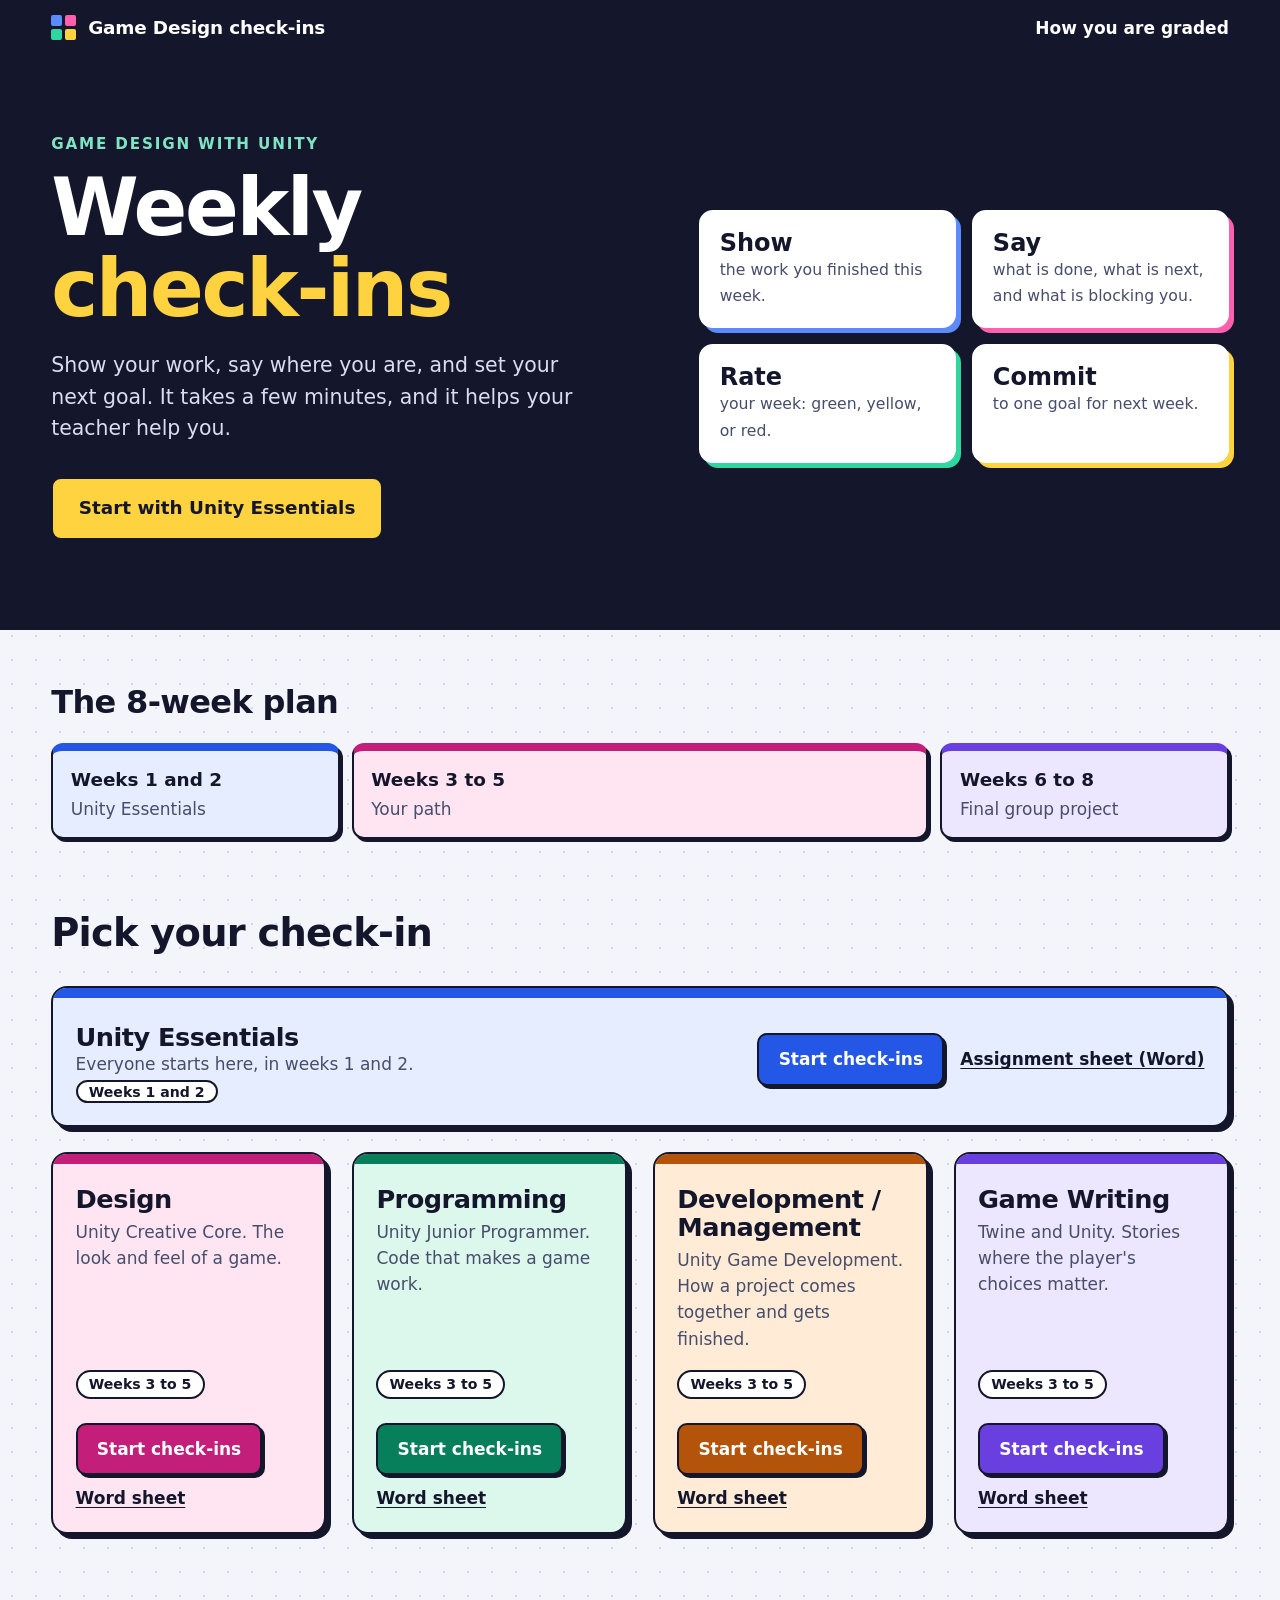
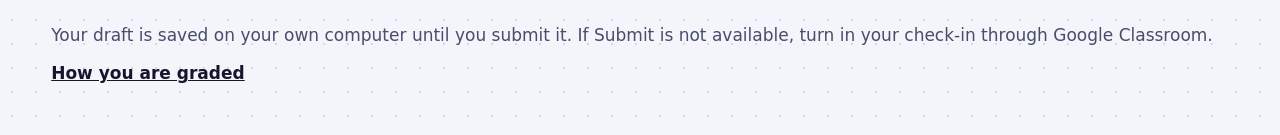
<file: index.html>
<!DOCTYPE html>
<html lang="en">
<head>
<meta charset="utf-8">
<meta name="viewport" content="width=device-width, initial-scale=1">
<title>Game Design check-ins</title>
<link rel="stylesheet" href="style.css">
</head>
<body>
<a class="skip" href="#paths">Skip to the check-ins</a>

<header class="bar">
  <a class="brand" href="index.html"><span class="logo" aria-hidden="true"><i></i><i></i><i></i><i></i></span>Game Design check-ins</a>
  <nav aria-label="Site">
    <a href="grading.html">How you are graded</a>
  </nav>
</header>

<main>
  <section class="hero" aria-labelledby="top-title">
    <div>
      <p class="eyebrow">Game Design with Unity</p>
      <h1 id="top-title">Weekly <span>check-ins</span></h1>
      <p class="lede">Show your work, say where you are, and set your next goal. It takes a few minutes, and it helps your teacher help you.</p>
      <a class="btn big yellow" href="checkin.html?path=essentials&amp;week=1">Start with Unity Essentials</a>
    </div>
    <ol class="steps" aria-label="How a check-in works">
      <li><b>Show</b><span>the work you finished this week.</span></li>
      <li><b>Say</b><span>what is done, what is next, and what is blocking you.</span></li>
      <li><b>Rate</b><span>your week: green, yellow, or red.</span></li>
      <li><b>Commit</b><span>to one goal for next week.</span></li>
    </ol>
  </section>

  <section class="calendar" aria-labelledby="cal-title">
    <h2 id="cal-title">The 8-week plan</h2>
    <ol>
      <li data-path="essentials"><b>Weeks 1 and 2</b><span>Unity Essentials</span></li>
      <li data-path="design"><b>Weeks 3 to 5</b><span>Your path</span></li>
      <li data-path="writing"><b>Weeks 6 to 8</b><span>Final group project</span></li>
    </ol>
  </section>

  <section class="picker" id="paths" aria-labelledby="pick-title">
    <h2 id="pick-title">Pick your check-in</h2>
    <ul class="paths">
      <li data-path="essentials" class="wide">
        <div class="info">
          <h3>Unity Essentials</h3>
          <p>Everyone starts here, in weeks 1 and 2.</p>
          <span class="chip">Weeks 1 and 2</span>
        </div>
        <div class="card-actions">
          <a class="btn primary" href="checkin.html?path=essentials&amp;week=1">Start check-ins</a>
          <a href="assignments/Unity-Essentials-Check-Ins.docx">Assignment sheet (Word)</a>
        </div>
      </li>
      <li data-path="design">
        <h3>Design</h3>
        <p>Unity Creative Core. The look and feel of a game.</p>
        <span class="chip">Weeks 3 to 5</span>
        <div class="card-actions">
          <a class="btn primary" href="checkin.html?path=design&amp;week=3">Start check-ins</a>
          <a href="assignments/Design-Weekly-Check-Ins.docx">Word sheet</a>
        </div>
      </li>
      <li data-path="programming">
        <h3>Programming</h3>
        <p>Unity Junior Programmer. Code that makes a game work.</p>
        <span class="chip">Weeks 3 to 5</span>
        <div class="card-actions">
          <a class="btn primary" href="checkin.html?path=programming&amp;week=3">Start check-ins</a>
          <a href="assignments/Programming-Weekly-Check-Ins.docx">Word sheet</a>
        </div>
      </li>
      <li data-path="development">
        <h3>Development / Management</h3>
        <p>Unity Game Development. How a project comes together and gets finished.</p>
        <span class="chip">Weeks 3 to 5</span>
        <div class="card-actions">
          <a class="btn primary" href="checkin.html?path=development&amp;week=3">Start check-ins</a>
          <a href="assignments/Development-Management-Weekly-Check-Ins.docx">Word sheet</a>
        </div>
      </li>
      <li data-path="writing">
        <h3>Game Writing</h3>
        <p>Twine and Unity. Stories where the player's choices matter.</p>
        <span class="chip">Weeks 3 to 5</span>
        <div class="card-actions">
          <a class="btn primary" href="checkin.html?path=writing&amp;week=3">Start check-ins</a>
          <a href="assignments/Game-Writing-Weekly-Check-Ins.docx">Word sheet</a>
        </div>
      </li>
    </ul>
  </section>
</main>

<footer class="foot">
  <span>Your draft is saved on your own computer until you submit it. If Submit is not available, turn in your check-in through Google Classroom.</span>
  <a href="grading.html">How you are graded</a>
</footer>
</body>
</html>
</file>
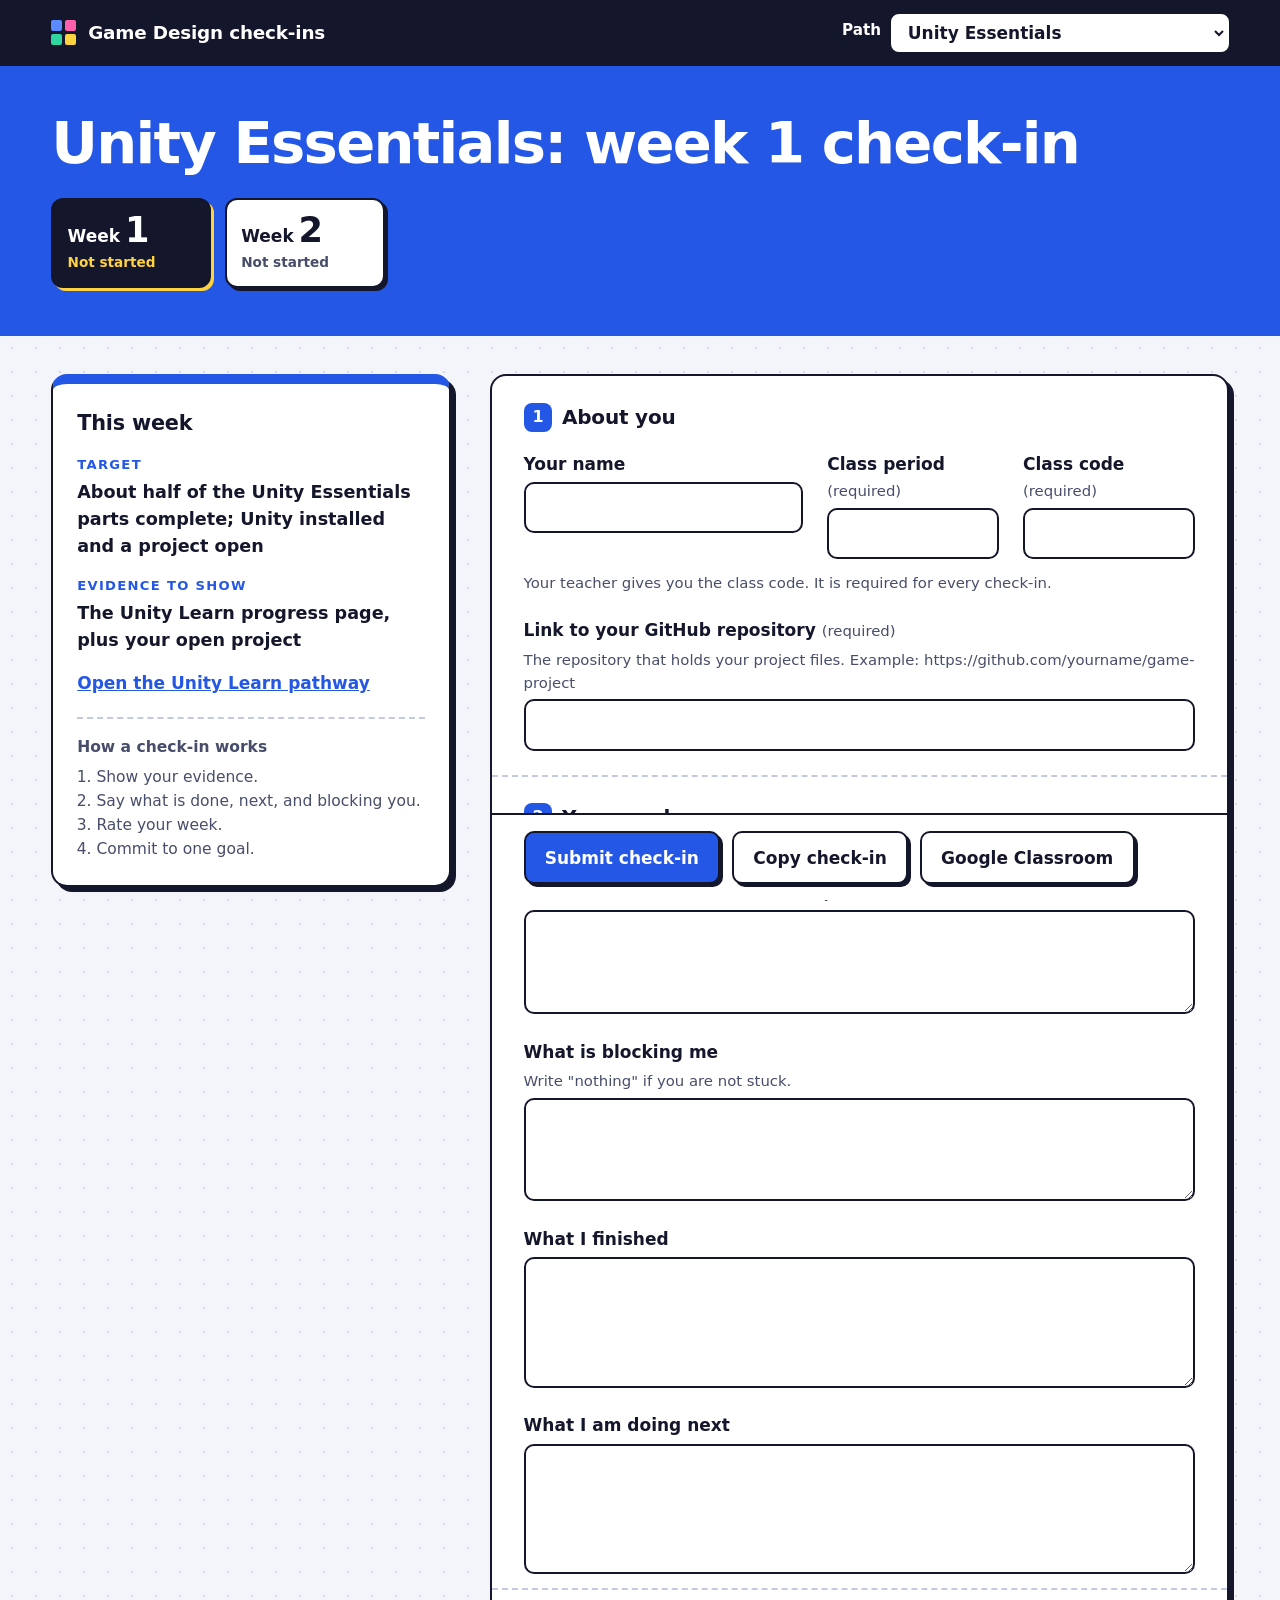
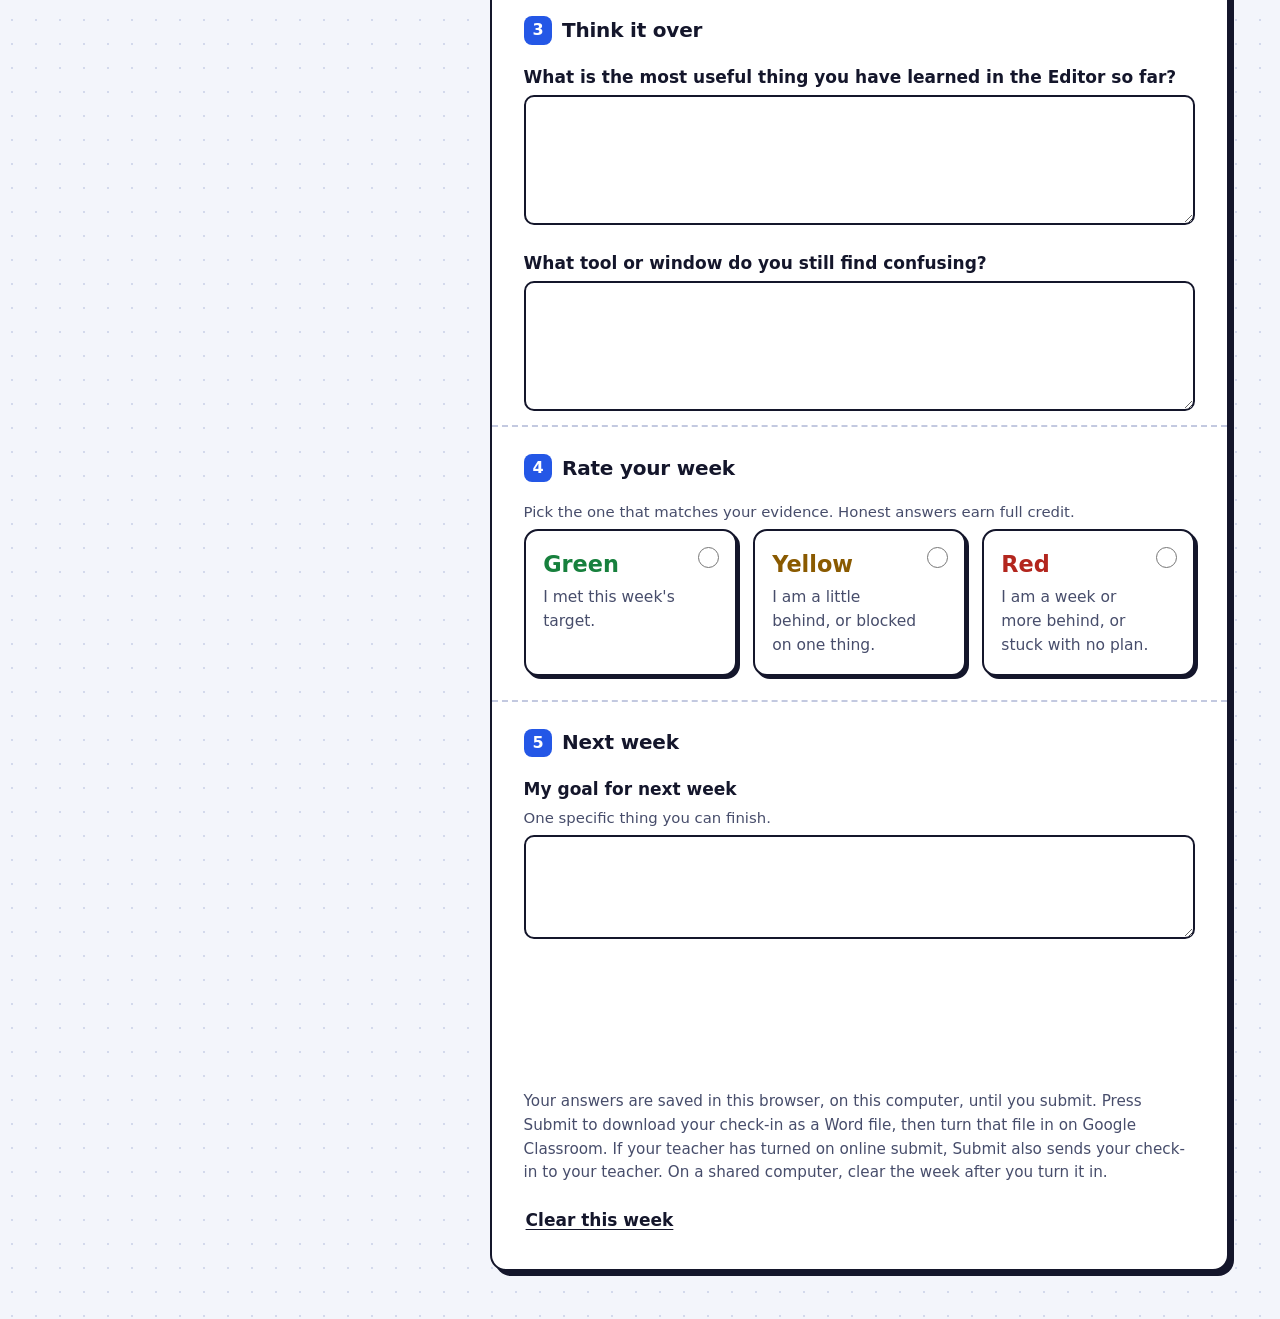
<file: checkin.html>
<!DOCTYPE html>
<html lang="en">
<head>
<meta charset="utf-8">
<meta name="viewport" content="width=device-width, initial-scale=1">
<title>Weekly check-in</title>
<link rel="stylesheet" href="style.css">
</head>
<body data-path="essentials">
<a class="skip" href="#form">Skip to the check-in form</a>

<header class="bar">
  <a class="brand" href="index.html"><span class="logo" aria-hidden="true"><i></i><i></i><i></i><i></i></span>Game Design check-ins</a>
  <div class="path-pick">
    <label for="path-select">Path</label>
    <select id="path-select"></select>
  </div>
</header>

<div class="stage">
  <h1 id="heading">Weekly check-in</h1>
  <nav aria-label="Weeks">
    <ol id="track" class="track"></ol>
  </nav>
</div>

<main class="layout">
  <aside class="brief" aria-label="This week">
    <h2>This week</h2>
    <dl>
      <dt>Target</dt>
      <dd id="target"></dd>
      <dt>Evidence to show</dt>
      <dd id="evidence-ask"></dd>
    </dl>
    <p><a id="unity-link" class="unity" href="#" target="_blank" rel="noopener" hidden></a></p>
    <div class="how">
      <strong>How a check-in works</strong>
      <ol>
        <li>Show your evidence.</li>
        <li>Say what is done, next, and blocking you.</li>
        <li>Rate your week.</li>
        <li>Commit to one goal.</li>
      </ol>
    </div>
  </aside>

  <form id="form" autocomplete="off">
    <section class="section" aria-labelledby="s1">
      <h2 id="s1"><span class="n" aria-hidden="true">1</span>About you</h2>
      <div class="fields three">
        <div class="field">
          <label for="name">Your name</label>
          <input id="name" type="text">
        </div>
        <div class="field">
          <label for="period">Class period <span class="hint">(required)</span></label>
          <input id="period" type="text">
        </div>
        <div class="field" id="code-field">
          <label for="code">Class code <span class="hint">(required)</span></label>
          <input id="code" type="text">
        </div>
      </div>
      <p class="hint" id="code-hint">Your teacher gives you the class code. It is required for every check-in.</p>
      <div class="field">
        <label for="repo">Link to your GitHub repository <span class="hint">(required)</span></label>
        <span class="hint">The repository that holds your project files. Example: https://github.com/yourname/game-project</span>
        <input id="repo" type="text" inputmode="url" spellcheck="false">
      </div>
    </section>

    <section class="section" aria-labelledby="s2">
      <h2 id="s2"><span class="n" aria-hidden="true">2</span>Your week</h2>
      <div class="fields">
        <div class="field">
          <label for="evidence">Evidence you can show</label>
          <span class="hint">Paste a link, or describe the file or build you will show.</span>
          <textarea id="evidence" rows="3"></textarea>
        </div>
        <div class="field">
          <label for="blocked">What is blocking me</label>
          <span class="hint">Write "nothing" if you are not stuck.</span>
          <textarea id="blocked" rows="3"></textarea>
        </div>
        <div class="field">
          <label for="finished">What I finished</label>
          <textarea id="finished" rows="4"></textarea>
        </div>
        <div class="field">
          <label for="next">What I am doing next</label>
          <textarea id="next" rows="4"></textarea>
        </div>
      </div>
    </section>

    <section class="section" aria-labelledby="s3">
      <h2 id="s3"><span class="n" aria-hidden="true">3</span>Think it over</h2>
      <div class="fields">
        <div class="field">
          <label for="q0" id="q0-label"></label>
          <textarea id="q0" rows="4"></textarea>
        </div>
        <div class="field">
          <label for="q1" id="q1-label"></label>
          <textarea id="q1" rows="4"></textarea>
        </div>
      </div>
    </section>

    <section class="section" aria-labelledby="s4">
      <h2 id="s4"><span class="n" aria-hidden="true">4</span>Rate your week</h2>
      <fieldset class="field">
        <legend class="hint">Pick the one that matches your evidence. Honest answers earn full credit.</legend>
        <div id="status-options" class="status-options"></div>
      </fieldset>
    </section>

    <section class="section" aria-labelledby="s5">
      <h2 id="s5"><span class="n" aria-hidden="true">5</span>Next week</h2>
      <div class="field">
        <label for="goal">My goal for next week</label>
        <span class="hint">One specific thing you can finish.</span>
        <textarea id="goal" rows="3"></textarea>
      </div>
    </section>

    <p id="message" class="message" role="status" aria-live="polite"></p>

    <div class="actions">
      <button type="button" id="submit" class="primary">Submit check-in</button>
      <button type="button" id="copy">Copy check-in</button>
      <a class="button" href="https://classroom.google.com" target="_blank" rel="noopener">Google Classroom</a>
    </div>
    <p class="note">Your answers are saved in this browser, on this computer, until you submit. Press Submit to download your check-in as a Word file, then turn that file in on Google Classroom. If your teacher has turned on online submit, Submit also sends your check-in to your teacher. On a shared computer, clear the week after you turn it in.</p>
    <p class="clear-row"><button type="button" id="clear" class="quiet">Clear this week</button></p>
  </form>
</main>
<div class="page-end"></div>

<script src="config.js"></script>
<script src="data.js"></script>
<script src="app.js"></script>
</body>
</html>
</file>
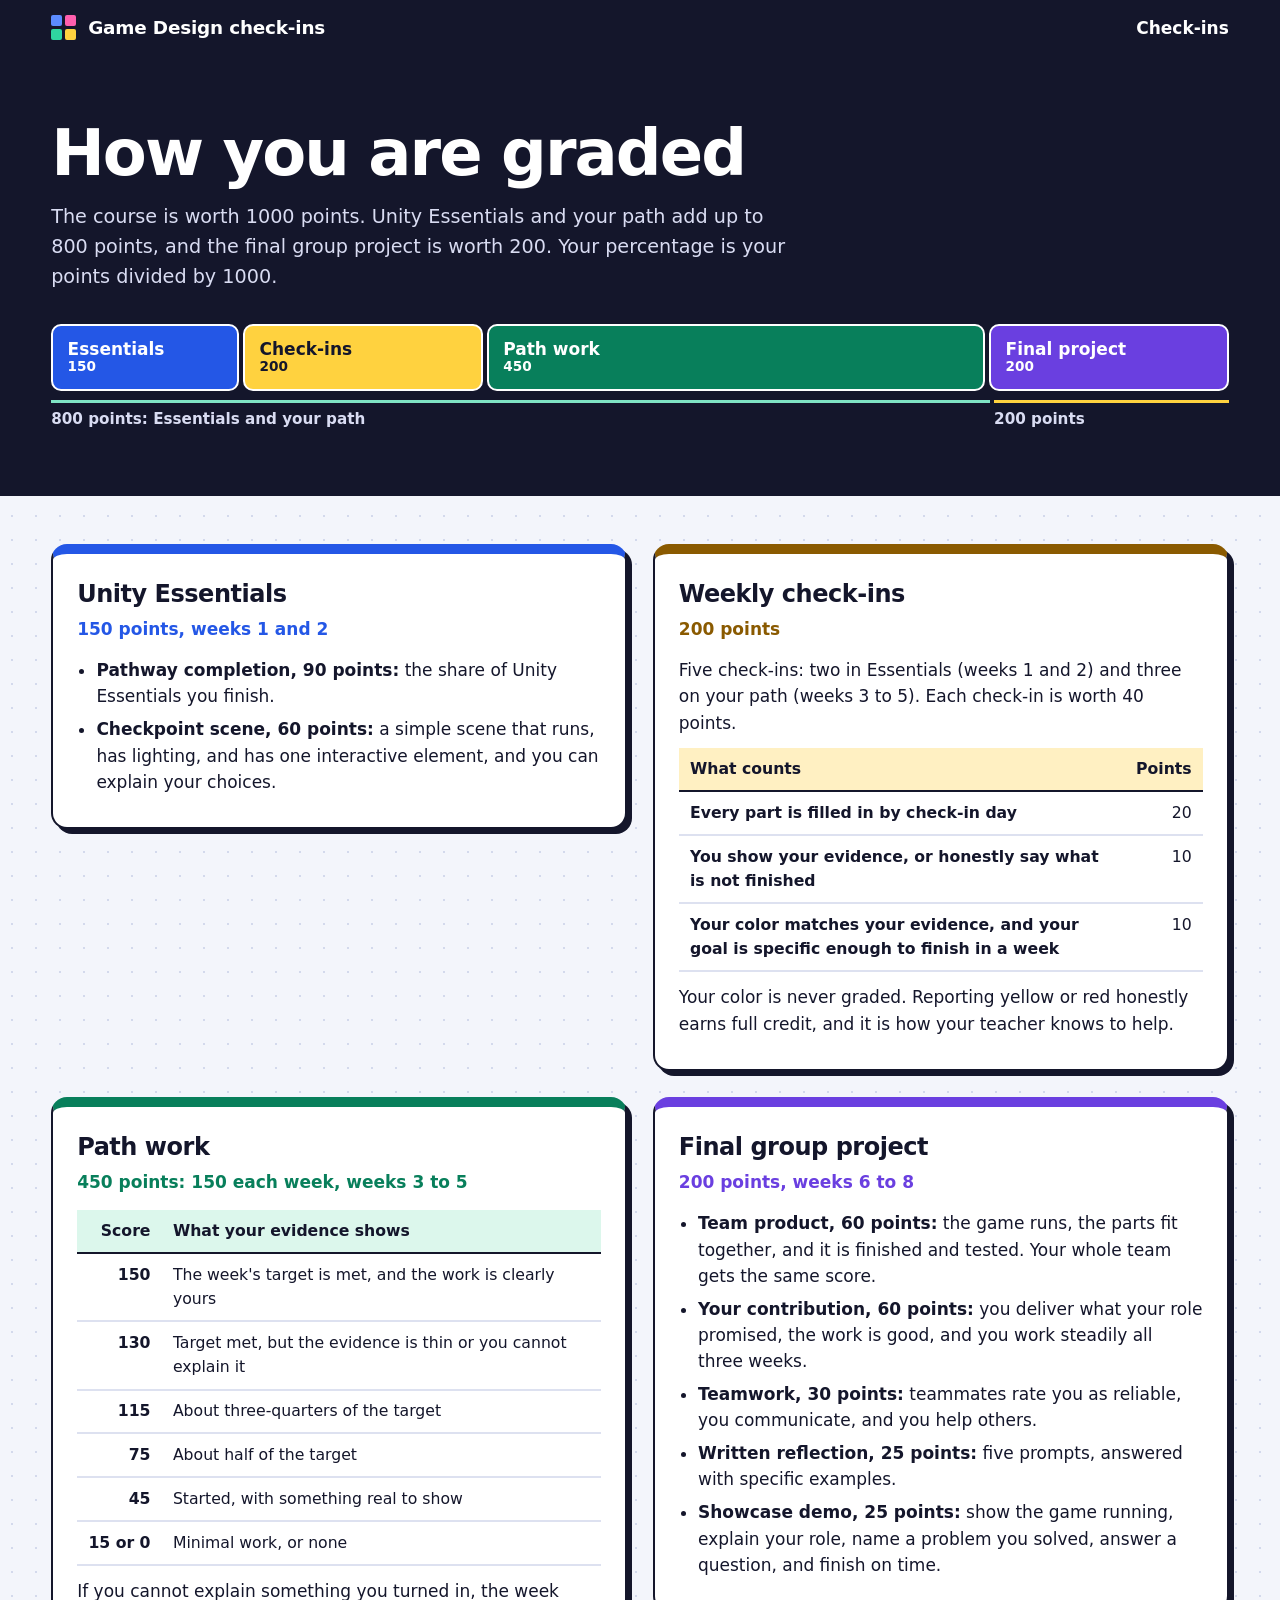
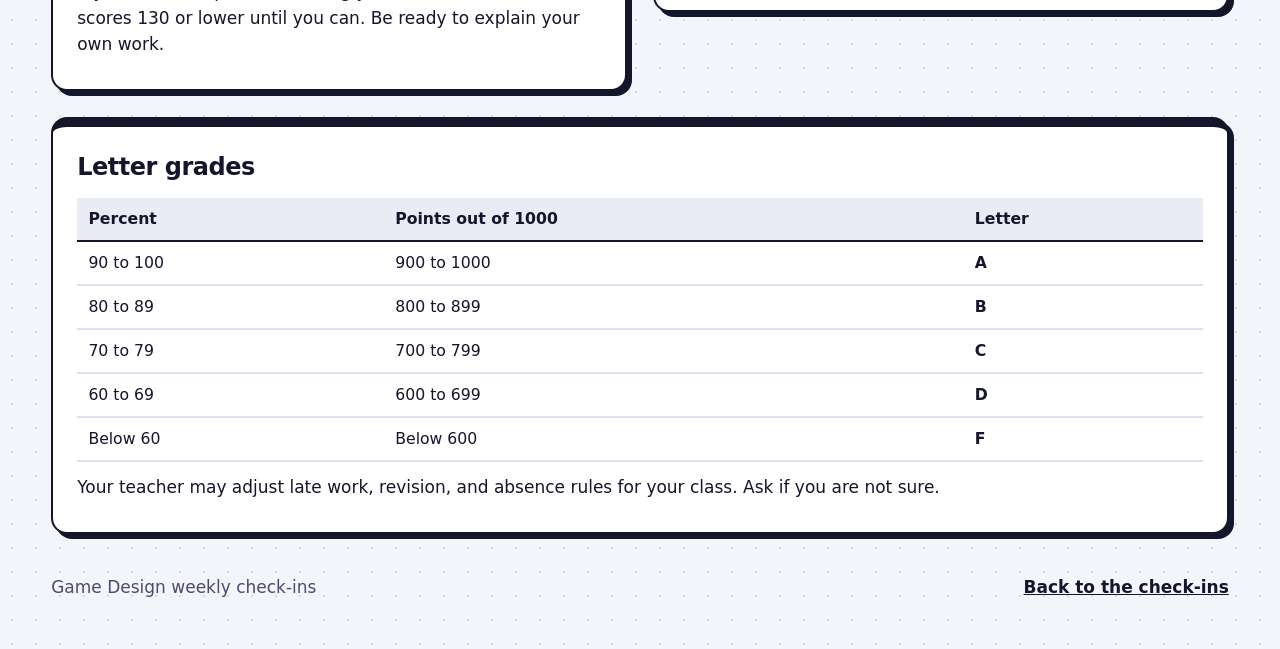
<file: grading.html>
<!DOCTYPE html>
<html lang="en">
<head>
<meta charset="utf-8">
<meta name="viewport" content="width=device-width, initial-scale=1">
<title>How you are graded</title>
<link rel="stylesheet" href="style.css">
</head>
<body>
<a class="skip" href="#content">Skip to the grading guide</a>

<header class="bar">
  <a class="brand" href="index.html"><span class="logo" aria-hidden="true"><i></i><i></i><i></i><i></i></span>Game Design check-ins</a>
  <nav aria-label="Site">
    <a href="index.html">Check-ins</a>
  </nav>
</header>

<section class="doc-hero">
  <h1>How you are graded</h1>
  <p class="lede">The course is worth 1000 points. Unity Essentials and your path add up to 800 points, and the final group project is worth 200. Your percentage is your points divided by 1000.</p>
  <div class="pointsbar" role="img" aria-label="1000 points: Unity Essentials 150, weekly check-ins 200, path work 450, final group project 200">
    <div class="row">
      <div class="seg e">Essentials<small>150</small></div>
      <div class="seg c">Check-ins<small>200</small></div>
      <div class="seg p">Path work<small>450</small></div>
      <div class="seg f">Final project<small>200</small></div>
    </div>
    <div class="brace" aria-hidden="true">
      <span class="b800">800 points: Essentials and your path</span>
      <span class="b200">200 points</span>
    </div>
  </div>
</section>

<main id="content" class="cards">
  <section class="card c-essentials">
    <h2>Unity Essentials</h2>
    <p class="pts">150 points, weeks 1 and 2</p>
    <ul>
      <li><strong>Pathway completion, 90 points:</strong> the share of Unity Essentials you finish.</li>
      <li><strong>Checkpoint scene, 60 points:</strong> a simple scene that runs, has lighting, and has one interactive element, and you can explain your choices.</li>
    </ul>
  </section>

  <section class="card c-checkins">
    <h2>Weekly check-ins</h2>
    <p class="pts">200 points</p>
    <p>Five check-ins: two in Essentials (weeks 1 and 2) and three on your path (weeks 3 to 5). Each check-in is worth 40 points.</p>
    <table>
      <thead><tr><th scope="col">What counts</th><th scope="col" class="num">Points</th></tr></thead>
      <tbody>
        <tr><th scope="row">Every part is filled in by check-in day</th><td class="num">20</td></tr>
        <tr><th scope="row">You show your evidence, or honestly say what is not finished</th><td class="num">10</td></tr>
        <tr><th scope="row">Your color matches your evidence, and your goal is specific enough to finish in a week</th><td class="num">10</td></tr>
      </tbody>
    </table>
    <p>Your color is never graded. Reporting yellow or red honestly earns full credit, and it is how your teacher knows to help.</p>
  </section>

  <section class="card c-path">
    <h2>Path work</h2>
    <p class="pts">450 points: 150 each week, weeks 3 to 5</p>
    <table>
      <thead><tr><th scope="col" class="num">Score</th><th scope="col">What your evidence shows</th></tr></thead>
      <tbody>
        <tr><th scope="row" class="num">150</th><td>The week's target is met, and the work is clearly yours</td></tr>
        <tr><th scope="row" class="num">130</th><td>Target met, but the evidence is thin or you cannot explain it</td></tr>
        <tr><th scope="row" class="num">115</th><td>About three-quarters of the target</td></tr>
        <tr><th scope="row" class="num">75</th><td>About half of the target</td></tr>
        <tr><th scope="row" class="num">45</th><td>Started, with something real to show</td></tr>
        <tr><th scope="row" class="num">15 or 0</th><td>Minimal work, or none</td></tr>
      </tbody>
    </table>
    <p>If you cannot explain something you turned in, the week scores 130 or lower until you can. Be ready to explain your own work.</p>
  </section>

  <section class="card c-final">
    <h2>Final group project</h2>
    <p class="pts">200 points, weeks 6 to 8</p>
    <ul>
      <li><strong>Team product, 60 points:</strong> the game runs, the parts fit together, and it is finished and tested. Your whole team gets the same score.</li>
      <li><strong>Your contribution, 60 points:</strong> you deliver what your role promised, the work is good, and you work steadily all three weeks.</li>
      <li><strong>Teamwork, 30 points:</strong> teammates rate you as reliable, you communicate, and you help others.</li>
      <li><strong>Written reflection, 25 points:</strong> five prompts, answered with specific examples.</li>
      <li><strong>Showcase demo, 25 points:</strong> show the game running, explain your role, name a problem you solved, answer a question, and finish on time.</li>
    </ul>
  </section>

  <section class="card c-letters span-2">
    <h2>Letter grades</h2>
    <table>
      <thead><tr><th scope="col">Percent</th><th scope="col">Points out of 1000</th><th scope="col">Letter</th></tr></thead>
      <tbody>
        <tr><td>90 to 100</td><td>900 to 1000</td><th scope="row">A</th></tr>
        <tr><td>80 to 89</td><td>800 to 899</td><th scope="row">B</th></tr>
        <tr><td>70 to 79</td><td>700 to 799</td><th scope="row">C</th></tr>
        <tr><td>60 to 69</td><td>600 to 699</td><th scope="row">D</th></tr>
        <tr><td>Below 60</td><td>Below 600</td><th scope="row">F</th></tr>
      </tbody>
    </table>
    <p>Your teacher may adjust late work, revision, and absence rules for your class. Ask if you are not sure.</p>
  </section>
</main>

<footer class="foot">
  <span>Game Design weekly check-ins</span>
  <a href="index.html">Back to the check-ins</a>
</footer>
</body>
</html>
</file>
<file: style.css>
/* Game Design check-ins: full-width, high-contrast, system fonts only (no outside requests). */
:root {
  --ink: #14162b;
  --paper: #f3f5fb;
  --white: #ffffff;
  --muted: #474d6b;
  --yellow: #ffd23f;
  --mint: #7fe3c4;
  --green: #17803d;
  --green-tint: #dcf5e4;
  --amber: #8a5a00;
  --amber-tint: #fff0c2;
  --red: #b3261e;
  --red-tint: #fde4e1;
  --accent: #2457e6;
  --tint: #e6edff;
  --display: "Avenir Next", "Segoe UI", "Helvetica Neue", system-ui, -apple-system, Arial, sans-serif;
  --body: system-ui, -apple-system, "Segoe UI", Roboto, "Helvetica Neue", Arial, sans-serif;
  --pad: clamp(1rem, 4vw, 3.5rem);
  --shadow: 5px 5px 0 var(--ink);
}

[data-path="essentials"] { --accent: #2457e6; --tint: #e6edff; }
[data-path="design"] { --accent: #c21e7a; --tint: #ffe5f2; }
[data-path="programming"] { --accent: #087f5b; --tint: #dcf7ec; }
[data-path="development"] { --accent: #b4530a; --tint: #ffebd6; }
[data-path="writing"] { --accent: #6a3fe0; --tint: #ede6ff; }

[hidden] { display: none !important; }
* { box-sizing: border-box; }

body {
  margin: 0;
  color: var(--ink);
  font-family: var(--body);
  font-size: 1.0625rem;
  line-height: 1.55;
  background-color: var(--paper);
  background-image: radial-gradient(#d3d9ec 1.2px, transparent 1.2px);
  background-size: 24px 24px;
}

a { color: var(--accent); }
:focus-visible { outline: 3px solid var(--accent); outline-offset: 3px; }
.bar :focus-visible, .stage :focus-visible, .hero :focus-visible { outline-color: var(--yellow); }

.skip { position: absolute; left: -999px; top: 0; background: var(--yellow); color: var(--ink); padding: 0.6rem 1rem; z-index: 20; font-weight: 700; }
.skip:focus { left: 0; }

/* ---------- top bar ---------- */
.bar {
  display: flex; align-items: center; justify-content: space-between; gap: 1rem;
  padding: 0.85rem var(--pad);
  background: var(--ink); color: var(--white);
}
.brand { display: inline-flex; align-items: center; gap: 0.75rem; color: var(--white); text-decoration: none; font-family: var(--display); font-weight: 800; font-size: 1.15rem; letter-spacing: -0.01em; }
.logo { display: inline-grid; grid-template-columns: repeat(2, 11px); grid-template-rows: repeat(2, 11px); gap: 3px; }
.logo i { display: block; border-radius: 2px; }
.logo i:nth-child(1) { background: #5b8bff; }
.logo i:nth-child(2) { background: #ff5fae; }
.logo i:nth-child(3) { background: #2fd6a0; }
.logo i:nth-child(4) { background: var(--yellow); }
.bar nav { display: flex; align-items: center; gap: 1.25rem; }
.bar nav a { color: var(--white); font-weight: 600; text-decoration: none; }
.bar nav a:hover { text-decoration: underline; text-underline-offset: 4px; }
.path-pick { display: flex; align-items: center; gap: 0.6rem; }
.path-pick label { font-weight: 600; font-size: 0.95rem; }
select {
  font: inherit; font-weight: 600; color: var(--ink); background: var(--white);
  border: 2px solid var(--white); border-radius: 8px; padding: 0.4rem 2rem 0.4rem 0.7rem;
}

/* ---------- buttons ---------- */
button, .btn, .button {
  font: inherit; font-weight: 700; display: inline-flex; align-items: center; justify-content: center; gap: 0.5rem;
  padding: 0.7rem 1.2rem; border: 2px solid var(--ink); border-radius: 10px;
  background: var(--white); color: var(--ink); text-decoration: none; cursor: pointer;
  box-shadow: 3px 3px 0 var(--ink); transition: transform 0.08s ease, box-shadow 0.08s ease;
}
button:hover, .btn:hover, .button:hover { transform: translate(-1px, -1px); box-shadow: 4px 4px 0 var(--ink); }
button:active, .btn:active, .button:active { transform: translate(2px, 2px); box-shadow: 1px 1px 0 var(--ink); }
button:disabled { opacity: 0.6; cursor: progress; }
button.primary, .btn.primary { background: var(--accent); border-color: var(--ink); color: var(--white); }
.btn.big { padding: 0.95rem 1.6rem; font-size: 1.15rem; }
.btn.yellow { background: var(--yellow); color: var(--ink); }
button.quiet { background: transparent; border-color: transparent; box-shadow: none; text-decoration: underline; text-underline-offset: 3px; }
button.quiet:hover { transform: none; box-shadow: none; }

/* ---------- start page ---------- */
.hero {
  background: var(--ink); color: var(--white);
  padding: clamp(2rem, 6vw, 5rem) var(--pad) clamp(3rem, 7vw, 6rem);
  display: grid; grid-template-columns: 1.1fr 1fr; gap: clamp(2rem, 5vw, 5rem); align-items: center;
}
.eyebrow { margin: 0 0 0.75rem; color: var(--mint); font-weight: 700; font-size: 0.95rem; text-transform: uppercase; letter-spacing: 0.12em; }
.hero h1 { margin: 0; font-family: var(--display); font-weight: 800; font-size: clamp(2.6rem, 6.2vw, 5.4rem); line-height: 1.02; letter-spacing: -0.03em; }
.hero h1 span { color: var(--yellow); }
.hero .lede { margin: 1.25rem 0 2rem; font-size: clamp(1.1rem, 1.6vw, 1.35rem); max-width: 34rem; color: #d9dcf2; }
.steps { list-style: none; margin: 0; padding: 0; display: grid; grid-template-columns: repeat(2, 1fr); gap: 1rem; }
.steps li { background: var(--white); color: var(--ink); border: 2px solid var(--white); border-radius: 14px; padding: 1.1rem 1.2rem; box-shadow: 5px 5px 0 var(--accent); }
.steps li:nth-child(1) { --accent: #5b8bff; }
.steps li:nth-child(2) { --accent: #ff5fae; }
.steps li:nth-child(3) { --accent: #2fd6a0; }
.steps li:nth-child(4) { --accent: var(--yellow); }
.steps b { display: block; font-family: var(--display); font-size: 1.5rem; line-height: 1.1; }
.steps span { color: var(--muted); font-size: 0.98rem; }

.picker { padding: clamp(2rem, 5vw, 4rem) var(--pad) clamp(2rem, 5vw, 4rem); }
.picker h2 { margin: 0 0 1.5rem; font-family: var(--display); font-weight: 800; font-size: clamp(1.7rem, 3vw, 2.4rem); letter-spacing: -0.02em; }
.paths { list-style: none; margin: 0; padding: 0; display: grid; grid-template-columns: repeat(12, 1fr); gap: clamp(1rem, 2vw, 1.75rem); }
.paths li {
  grid-column: span 3; display: flex; flex-direction: column; gap: 0.35rem;
  background: var(--tint); border: 2px solid var(--ink); border-radius: 16px; padding: 1.4rem 1.4rem 1.3rem;
  box-shadow: var(--shadow); position: relative; overflow: hidden;
  transition: transform 0.1s ease, box-shadow 0.1s ease;
}
.paths li::before { content: ""; position: absolute; inset: 0 0 auto 0; height: 10px; background: var(--accent); }
.paths li:hover { transform: translate(-2px, -2px); box-shadow: 8px 8px 0 var(--ink); }
.paths li.wide { grid-column: span 12; flex-direction: row; align-items: center; justify-content: space-between; flex-wrap: wrap; gap: 1.25rem 2rem; padding-top: 1.7rem; }
.paths li.wide .info { flex: 1 1 24rem; }
.paths h3 { margin: 0.5rem 0 0; font-family: var(--display); font-weight: 800; font-size: 1.6rem; line-height: 1.1; letter-spacing: -0.02em; }
.paths p { margin: 0; color: var(--muted); }
.paths li:not(.wide) > p { flex: 1 0 auto; }
.chip { align-self: flex-start; margin-top: 0.8rem; background: var(--white); border: 2px solid var(--ink); border-radius: 999px; padding: 0.1rem 0.7rem; font-size: 0.88rem; font-weight: 700; }
.wide .chip { margin-top: 0.6rem; }
.card-actions { margin-top: auto; padding-top: 1.1rem; display: flex; flex-wrap: wrap; align-items: center; gap: 0.6rem 1rem; }
.card-actions a:not(.btn) { color: var(--ink); font-weight: 600; text-underline-offset: 3px; }
.wide .card-actions { margin-top: 0; padding-top: 0; }

.foot { padding: 1.5rem var(--pad) 3rem; display: flex; flex-wrap: wrap; gap: 0.75rem 2rem; justify-content: space-between; color: var(--muted); }
.foot a { color: var(--ink); font-weight: 700; }

/* ---------- check-in page ---------- */
.stage { background: var(--accent); color: var(--white); padding: clamp(1.5rem, 4vw, 3rem) var(--pad) clamp(1.75rem, 4vw, 3rem); }
.stage h1 { margin: 0 0 1.5rem; font-family: var(--display); font-weight: 800; font-size: clamp(2rem, 4.6vw, 3.6rem); line-height: 1.05; letter-spacing: -0.03em; }
.track { list-style: none; margin: 0; padding: 0; display: grid; grid-template-columns: repeat(auto-fit, minmax(110px, 160px)); gap: 0.85rem; }
.track li { min-width: 0; }
.track a {
  display: flex; flex-wrap: wrap; align-items: baseline; height: 100%;
  padding: 0.75rem 0.9rem 0.8rem; border: 2px solid var(--ink); border-radius: 12px;
  background: var(--white); color: var(--ink); text-decoration: none; font-weight: 700;
  box-shadow: 3px 3px 0 var(--ink); transition: transform 0.08s ease;
}
.track a:hover { transform: translate(-1px, -1px); }
.tile-num { font-family: var(--display); font-size: 2.2rem; font-weight: 800; line-height: 1; margin-left: 0.3rem; }
.tile-note { flex-basis: 100%; margin-top: 0.15rem; font-size: 0.85rem; font-weight: 600; color: var(--muted); }
.track a[aria-current="step"] { background: var(--ink); color: var(--white); box-shadow: 3px 3px 0 var(--yellow); }
.track a[aria-current="step"] .tile-note { color: var(--yellow); }
.track li[data-status="green"] a { border-bottom: 8px solid #2fbf62; }
.track li[data-status="yellow"] a { border-bottom: 8px solid #f2b800; }
.track li[data-status="red"] a { border-bottom: 8px solid #e5483d; }

.layout {
  display: grid; grid-template-columns: minmax(280px, 400px) minmax(0, 1fr);
  gap: clamp(1.25rem, 3vw, 2.5rem); align-items: start;
  padding: clamp(1.25rem, 3vw, 2.5rem) var(--pad) 0;
}
.brief {
  position: sticky; top: 1rem; background: var(--white); border: 2px solid var(--ink); border-radius: 16px;
  box-shadow: var(--shadow); padding: 1.4rem 1.5rem 1.5rem; border-top: 10px solid var(--accent);
}
.brief h2 { margin: 0 0 0.75rem; font-family: var(--display); font-size: 1.3rem; letter-spacing: -0.01em; }
.brief dl { margin: 0; }
.brief dt { margin-top: 1rem; font-size: 0.82rem; font-weight: 800; text-transform: uppercase; letter-spacing: 0.1em; color: var(--accent); }
.brief dd { margin: 0.2rem 0 0; font-size: 1.1rem; font-weight: 600; }
.brief .how { margin: 1.25rem 0 0; padding: 1rem 0 0; border-top: 2px dashed #c3c9e0; font-size: 0.97rem; color: var(--muted); }
.brief .how ol { margin: 0.4rem 0 0; padding-left: 1.2rem; }
.brief p { margin: 1rem 0 0; }
.brief .unity { display: inline-block; font-weight: 700; }

form {
  background: var(--white); border: 2px solid var(--ink); border-radius: 16px; box-shadow: var(--shadow);
  overflow: clip;
}
.section { padding: 1.6rem clamp(1.1rem, 2.5vw, 2rem) 0.4rem; }
.section + .section { border-top: 2px dashed #c3c9e0; }
.section > h2 { margin: 0 0 1.1rem; font-family: var(--display); font-size: 1.25rem; letter-spacing: -0.01em; display: flex; align-items: center; gap: 0.6rem; }
.section > h2 .n { display: inline-grid; place-items: center; width: 1.8rem; height: 1.8rem; border-radius: 8px; background: var(--accent); color: var(--white); font-size: 1rem; }
.fields { display: grid; grid-template-columns: repeat(auto-fit, minmax(min(100%, 22rem), 1fr)); gap: 1.1rem 1.5rem; }
.fields.three { display: flex; flex-wrap: wrap; }
.fields.three .field { flex: 1 1 10rem; }
.fields.three .field:first-child { flex: 2 1 16rem; }
.field { margin: 0 0 1.1rem; border: 0; padding: 0; min-width: 0; }
.fields .field { margin: 0; }
label, legend { display: block; font-weight: 700; margin-bottom: 0.3rem; padding: 0; }
.hint { display: block; font-weight: 400; font-size: 0.93rem; color: var(--muted); margin-bottom: 0.3rem; }
label .hint { display: inline; }
input[type="text"], textarea {
  width: 100%; font: inherit; color: var(--ink); background: var(--white);
  border: 2px solid var(--ink); border-radius: 10px; padding: 0.65rem 0.8rem;
}
input[type="text"]:focus, textarea:focus { outline: 3px solid var(--accent); outline-offset: 1px; border-color: var(--accent); }
textarea { resize: vertical; min-height: 5.5rem; }

.status-options { display: grid; grid-template-columns: repeat(3, minmax(0, 1fr)); gap: 1rem; }
.status-option {
  position: relative; display: flex; flex-direction: column; gap: 0.2rem; margin: 0; cursor: pointer;
  padding: 1rem 1.1rem 1.05rem; border: 2px solid var(--ink); border-radius: 14px; background: var(--white);
  font-weight: 400; box-shadow: 3px 3px 0 var(--ink); transition: transform 0.08s ease;
}
.status-option:hover { transform: translate(-1px, -1px); }
.status-option input { position: absolute; top: 1rem; right: 1rem; width: 1.3rem; height: 1.3rem; margin: 0; accent-color: var(--ink); }
.status-option strong { font-family: var(--display); font-size: 1.4rem; font-weight: 800; }
.status-option span { padding-right: 1.5rem; font-size: 0.97rem; color: var(--muted); }
.status-option[data-status="green"] strong { color: var(--green); }
.status-option[data-status="yellow"] strong { color: var(--amber); }
.status-option[data-status="red"] strong { color: var(--red); }
.status-option[data-status="green"]:has(input:checked) { background: var(--green-tint); box-shadow: 5px 5px 0 var(--green); }
.status-option[data-status="yellow"]:has(input:checked) { background: var(--amber-tint); box-shadow: 5px 5px 0 #d19a00; }
.status-option[data-status="red"]:has(input:checked) { background: var(--red-tint); box-shadow: 5px 5px 0 var(--red); }
.status-option:has(input:focus-visible) { outline: 3px solid var(--accent); outline-offset: 3px; }

.actions {
  position: sticky; bottom: 0; z-index: 5; margin-top: 1.2rem; padding: 1rem clamp(1.1rem, 2.5vw, 2rem);
  display: flex; flex-wrap: wrap; align-items: center; gap: 0.75rem;
  background: var(--white); border-top: 2px solid var(--ink);
}
.clear-row { margin: 0; padding: 0 clamp(1.1rem, 2.5vw, 2rem) 1.4rem; }
.clear-row .quiet { padding-left: 0; }
.message { margin: 0; padding: 0.8rem clamp(1.1rem, 2.5vw, 2rem) 0; font-weight: 700; color: var(--green); min-height: 1.5rem; }
.message:empty { padding: 0; min-height: 0; }
.message.error { color: var(--red); }
.note { margin: 0; padding: 0.9rem clamp(1.1rem, 2.5vw, 2rem) 0.6rem; color: var(--muted); font-size: 0.95rem; }

.page-end { height: 3rem; }

/* ---------- grading page ---------- */
.doc-hero { background: var(--ink); color: var(--white); padding: clamp(2rem, 5vw, 4rem) var(--pad) clamp(2.5rem, 5vw, 4rem); }
.doc-hero h1 { margin: 0; font-family: var(--display); font-weight: 800; font-size: clamp(2.2rem, 5vw, 4rem); line-height: 1.04; letter-spacing: -0.03em; }
.doc-hero .lede { margin: 1rem 0 0; max-width: 46rem; font-size: clamp(1.05rem, 1.5vw, 1.25rem); color: #d9dcf2; }
.pointsbar { margin: 2rem 0 0; }
.pointsbar .row { display: flex; gap: 4px; min-height: 4.2rem; }
.pointsbar .seg { display: flex; flex-direction: column; justify-content: center; padding: 0.5rem 0.9rem; border-radius: 10px; border: 2px solid var(--white); font-weight: 800; line-height: 1.15; min-width: 0; }
.pointsbar .seg small { display: block; font-weight: 600; font-size: 0.85rem; }
.seg.e { background: #2457e6; color: #fff; flex: 150; }
.seg.c { background: var(--yellow); color: var(--ink); flex: 200; }
.seg.p { background: #087f5b; color: #fff; flex: 450; }
.seg.f { background: #6a3fe0; color: #fff; flex: 200; }
.pointsbar .brace { display: flex; gap: 4px; margin-top: 0.6rem; font-weight: 700; font-size: 0.95rem; color: #d9dcf2; }
.brace span { border-top: 3px solid var(--mint); padding-top: 0.3rem; }
.brace .b800 { flex: 800; }
.brace .b200 { flex: 200; border-top-color: var(--yellow); }

.cards { display: grid; grid-template-columns: repeat(auto-fit, minmax(min(100%, 26rem), 1fr)); gap: clamp(1rem, 2vw, 1.75rem); padding: clamp(1.5rem, 4vw, 3rem) var(--pad) 1rem; align-items: start; }
.card { background: var(--white); border: 2px solid var(--ink); border-radius: 16px; box-shadow: var(--shadow); padding: 1.4rem 1.5rem 1.5rem; border-top: 10px solid var(--accent); }
.card h2 { margin: 0 0 0.2rem; font-family: var(--display); font-weight: 800; font-size: 1.5rem; letter-spacing: -0.02em; }
.card .pts { margin: 0 0 0.9rem; color: var(--accent); font-weight: 800; }
.card p { margin: 0.5rem 0; }
.card ul { margin: 0.5rem 0; padding-left: 1.2rem; }
.card li { margin-bottom: 0.4rem; }
@media (min-width: 1100px) { .card.span-2 { grid-column: span 2; } }
table { width: 100%; border-collapse: collapse; margin: 0.75rem 0; font-size: 0.98rem; }
th, td { text-align: left; vertical-align: top; padding: 0.55rem 0.7rem; border-bottom: 2px solid #dde1f0; }
thead th { background: var(--tint); border-bottom: 2px solid var(--ink); font-weight: 800; }
tbody th { font-weight: 700; }
td.num, th.num { text-align: right; white-space: nowrap; }
.c-essentials { --accent: #2457e6; --tint: #e6edff; }
.c-checkins { --accent: #8a5a00; --tint: #fff0c2; }
.c-path { --accent: #087f5b; --tint: #dcf7ec; }
.c-final { --accent: #6a3fe0; --tint: #ede6ff; }
.c-letters { --accent: #14162b; --tint: #e9ebf5; }

/* ---------- responsive ---------- */
@media (max-width: 1100px) {
  .paths li { grid-column: span 6; }
  .paths li.wide { grid-column: span 12; }
}
@media (max-width: 980px) {
  .hero { grid-template-columns: 1fr; }
  .layout { grid-template-columns: 1fr; }
  .brief { position: static; }
}
@media (max-width: 640px) {
  .paths li, .paths li.wide { grid-column: span 12; }
  .steps { grid-template-columns: 1fr; }
  .status-options { grid-template-columns: 1fr; }
  .track { grid-template-columns: repeat(auto-fit, minmax(0, 1fr)); gap: 0.5rem; }
  .track a { padding: 0.55rem 0.55rem 0.6rem; }
  .tile-num { font-size: 1.6rem; }
  .tile-note { font-size: 0.72rem; }
  .bar { flex-wrap: wrap; }
  .path-pick { width: 100%; }
  .path-pick select { flex: 1; min-width: 0; }
  .pointsbar .seg { padding: 0.4rem 0.5rem; font-size: 0.8rem; }
  .pointsbar .seg small { font-size: 0.72rem; }
}
@media (prefers-reduced-motion: reduce) {
  * { transition: none !important; }
}

#code-hint { margin: 0.8rem 0 1.4rem; }

/* 8-week plan strip */
.calendar { padding: clamp(1.5rem, 4vw, 3rem) var(--pad) 0; }
.calendar h2 { margin: 0 0 1rem; font-family: var(--display); font-weight: 800; font-size: clamp(1.5rem, 2.6vw, 2rem); letter-spacing: -0.02em; }
.calendar ol { list-style: none; margin: 0; padding: 0; display: grid; grid-template-columns: 2fr 4fr 2fr; gap: 0.75rem; }
.calendar li { display: flex; flex-direction: column; gap: 0.1rem; padding: 0.9rem 1.1rem; border: 2px solid var(--ink); border-radius: 12px; background: var(--tint); border-top: 8px solid var(--accent); box-shadow: 3px 3px 0 var(--ink); }
.calendar li:nth-child(3) { --accent: #6a3fe0; --tint: #ede6ff; }
.calendar li b { font-family: var(--display); font-size: 1.15rem; }
.calendar li span { color: var(--muted); }
@media (max-width: 640px) { .calendar ol { grid-template-columns: 1fr; } }
</file>
